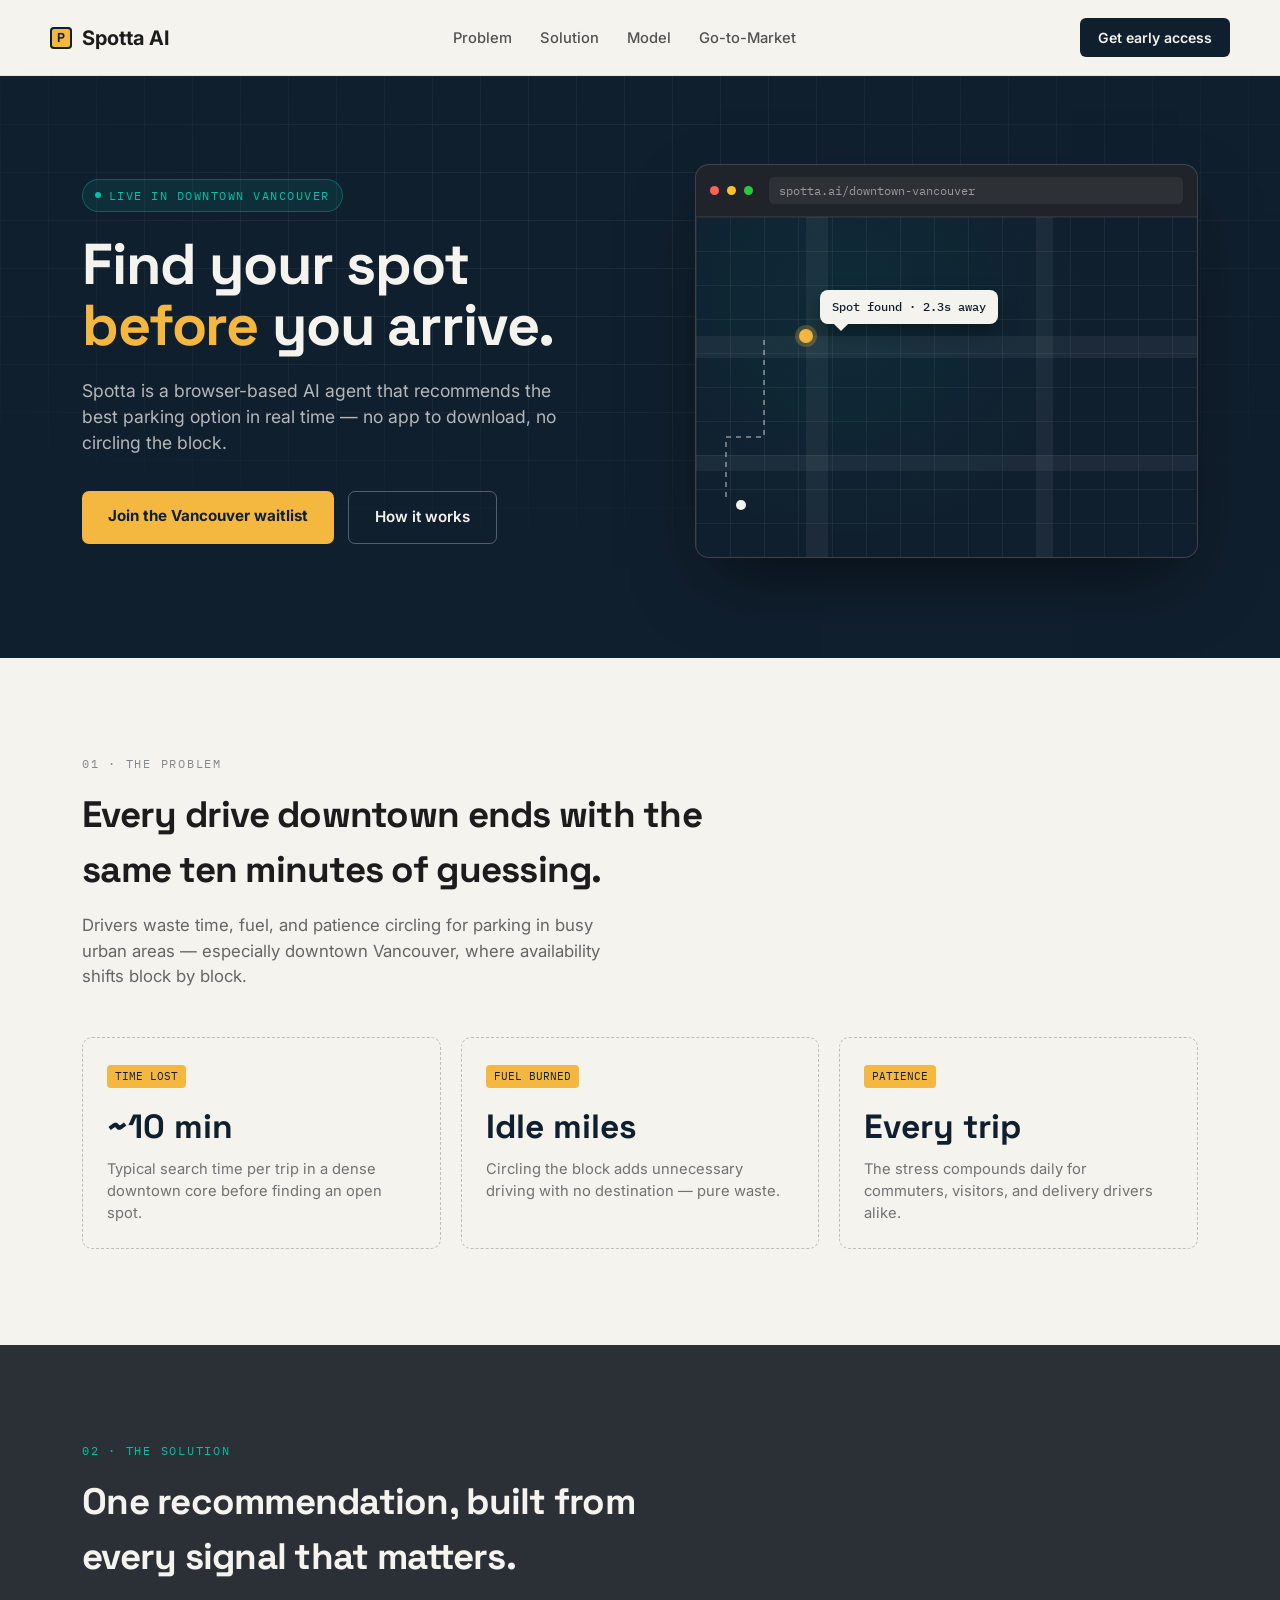
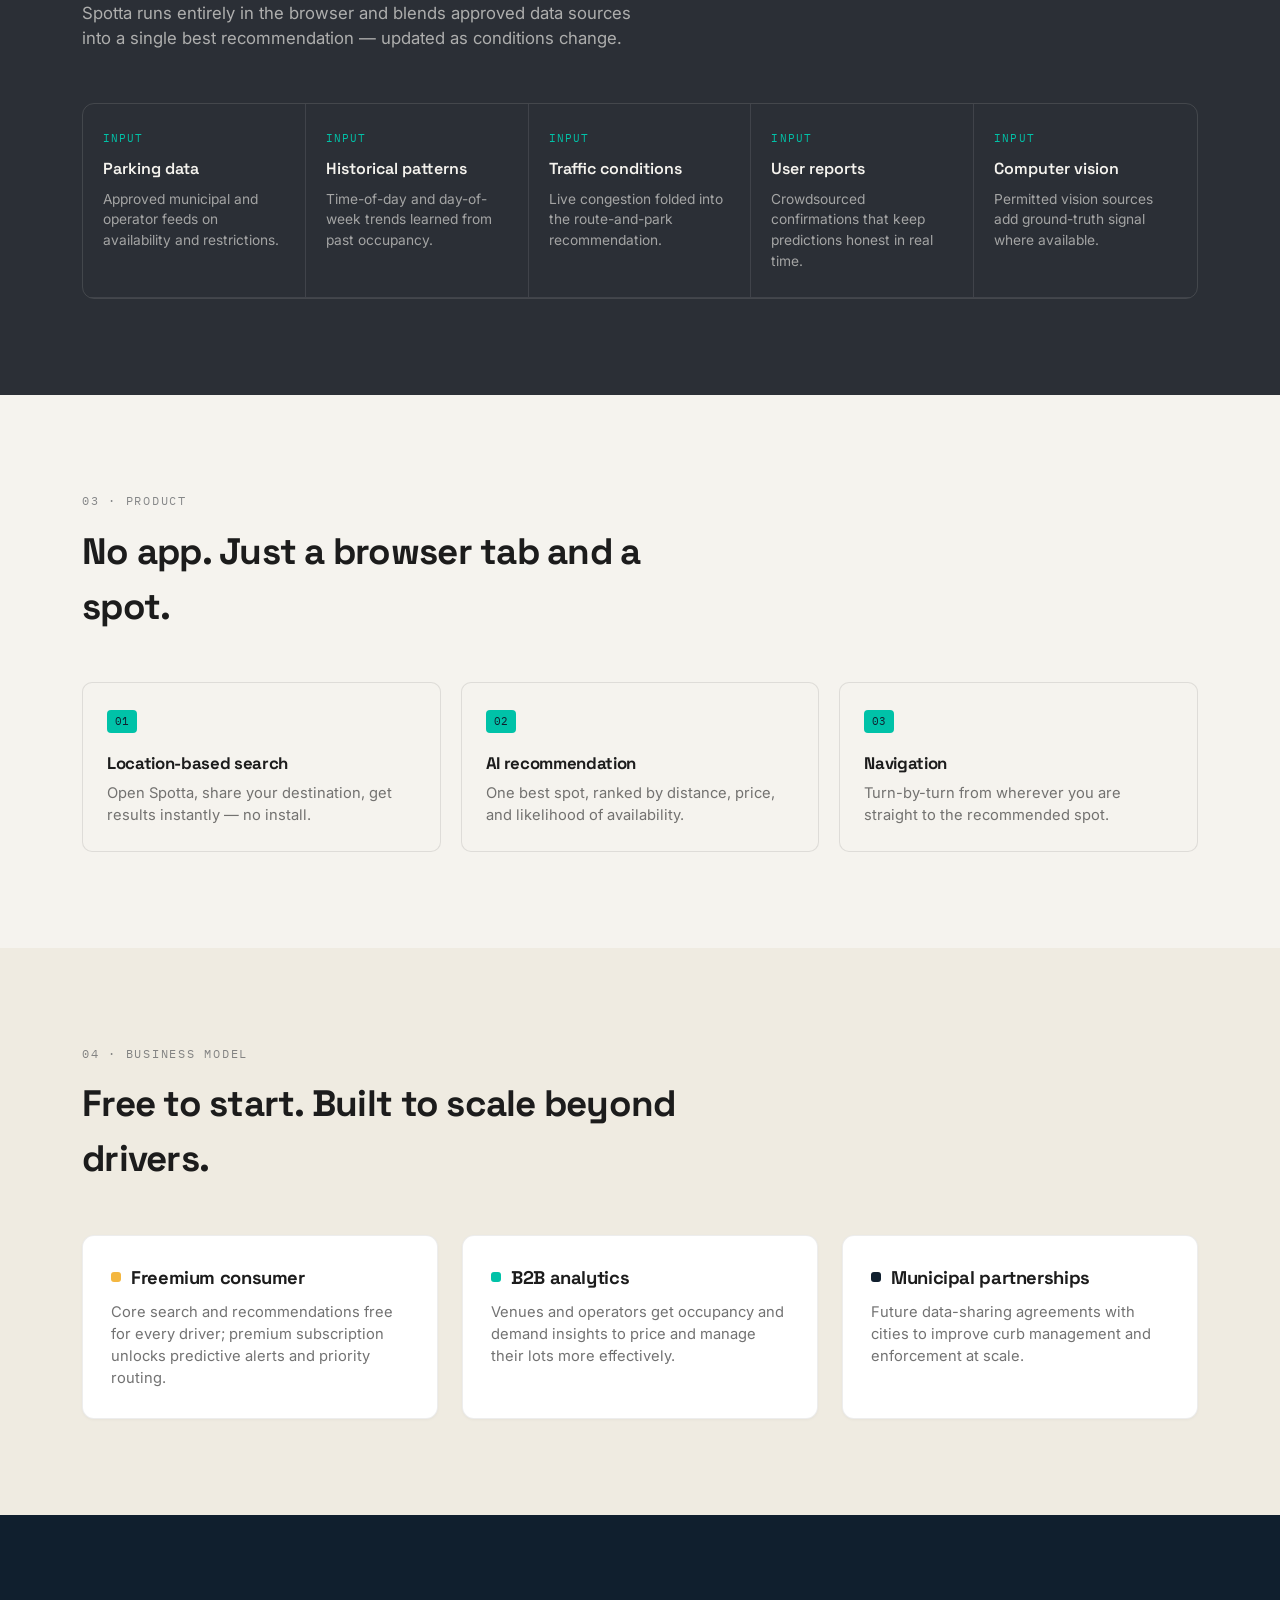
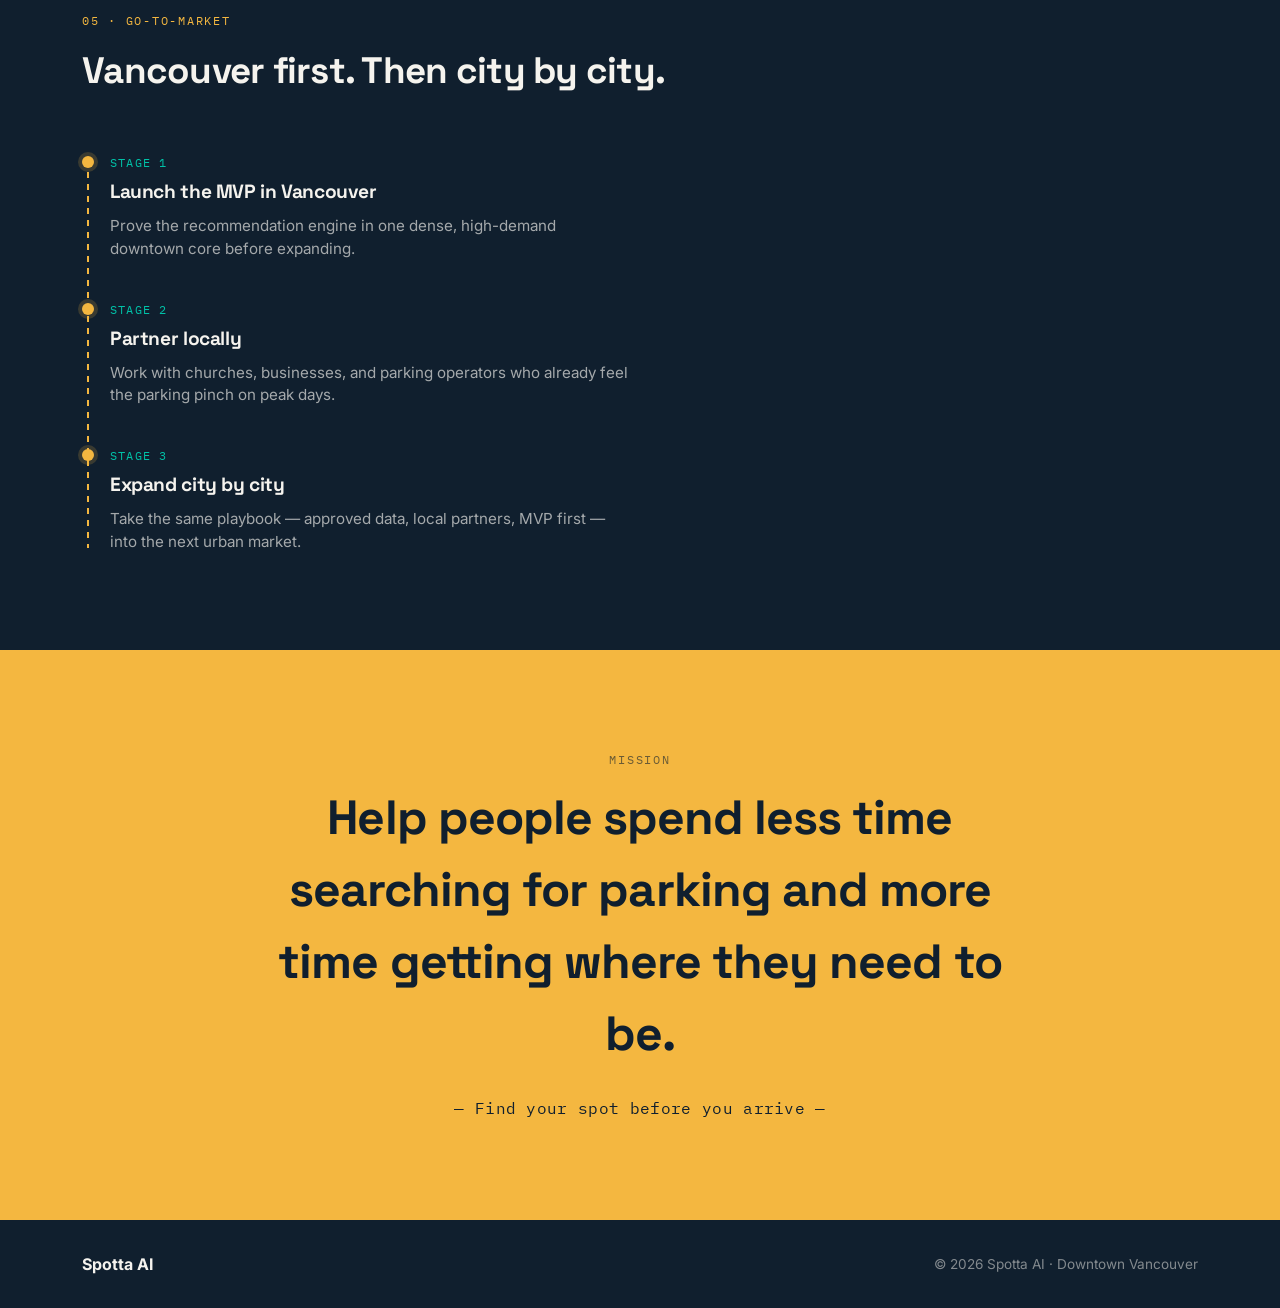
<file: templates/spotta-mockup.html>
<!DOCTYPE html>
<html lang="en">
<head>
<meta charset="UTF-8">
<meta name="viewport" content="width=device-width, initial-scale=1.0">
<title>Spotta AI — Find your spot before you arrive</title>
<link rel="preconnect" href="https://fonts.googleapis.com">
<link href="https://fonts.googleapis.com/css2?family=Space+Grotesk:wght@400;500;600;700&family=Inter:wght@400;500;600&family=IBM+Plex+Mono:wght@400;500&display=swap" rel="stylesheet">
<style>
  :root{
    --ink:#101F2E;
    --asphalt:#2B2F36;
    --signal:#00C2A8;
    --chalk:#F5F3EE;
    --curb:#F4B740;
    --charcoal:#1C1C1C;
    --line: rgba(245,243,238,0.14);
  }
  *{box-sizing:border-box; margin:0; padding:0;}
  html{scroll-behavior:smooth;}
  body{
    background:var(--chalk);
    color:var(--charcoal);
    font-family:'Inter', sans-serif;
    line-height:1.5;
    overflow-x:hidden;
  }
  h1,h2,h3,.display{
    font-family:'Space Grotesk', sans-serif;
    letter-spacing:-0.02em;
  }
  .mono{
    font-family:'IBM Plex Mono', monospace;
    letter-spacing:0.01em;
  }
  a{color:inherit;}
  .wrap{
    max-width:1180px;
    margin:0 auto;
    padding:0 32px;
  }
  @media (max-width:640px){ .wrap{padding:0 20px;} }

  /* NAV */
  nav{
    position:sticky; top:0; z-index:50;
    background:rgba(245,243,238,0.92);
    backdrop-filter:blur(8px);
    border-bottom:1px solid rgba(28,28,28,0.08);
  }
  .navrow{
    display:flex; align-items:center; justify-content:space-between;
    padding:18px 0;
  }
  .logo{
    display:flex; align-items:center; gap:10px;
    font-weight:700; font-size:1.25rem;
  }
  .logo-mark{
    width:22px; height:22px; border-radius:4px;
    background:var(--curb);
    position:relative;
    box-shadow: 0 0 0 2px var(--ink) inset;
  }
  .logo-mark::after{
    content:"P";
    position:absolute; inset:0;
    display:flex; align-items:center; justify-content:center;
    font-family:'Space Grotesk', sans-serif;
    font-weight:700; font-size:13px; color:var(--ink);
  }
  .navlinks{display:flex; gap:28px; font-size:0.92rem; font-weight:500;}
  .navlinks a{text-decoration:none; opacity:0.75; transition:opacity .2s;}
  .navlinks a:hover{opacity:1;}
  .navcta{
    background:var(--ink); color:var(--chalk);
    padding:9px 18px; border-radius:6px;
    font-size:0.88rem; font-weight:600;
    text-decoration:none;
    display:inline-block;
  }
  @media (max-width:760px){ .navlinks{display:none;} }

  /* HERO */
  .hero{
    background:var(--ink);
    color:var(--chalk);
    padding:88px 0 100px;
    position:relative;
    overflow:hidden;
  }
  .hero::before{
    content:"";
    position:absolute; inset:0;
    background-image:
      linear-gradient(rgba(245,243,238,0.05) 1px, transparent 1px),
      linear-gradient(90deg, rgba(245,243,238,0.05) 1px, transparent 1px);
    background-size:48px 48px;
    mask-image: radial-gradient(ellipse 80% 60% at 50% 30%, black 40%, transparent 90%);
  }
  .herogrid{
    position:relative;
    display:grid;
    grid-template-columns:1.05fr 0.95fr;
    gap:56px;
    align-items:center;
  }
  @media (max-width:900px){ .herogrid{grid-template-columns:1fr;} }

  .eyebrow{
    display:inline-flex; align-items:center; gap:8px;
    font-family:'IBM Plex Mono', monospace;
    font-size:0.78rem; text-transform:uppercase; letter-spacing:0.12em;
    color:var(--signal);
    background:rgba(0,194,168,0.1);
    border:1px solid rgba(0,194,168,0.35);
    padding:6px 12px; border-radius:100px;
    margin-bottom:22px;
  }
  .eyebrow .dot{width:6px; height:6px; border-radius:50%; background:var(--signal); animation:pulse-dot 1.6s ease-in-out infinite;}
  @keyframes pulse-dot{ 0%,100%{opacity:1;} 50%{opacity:0.3;} }

  .hero h1{
    font-size:clamp(2.3rem, 4.6vw, 3.6rem);
    font-weight:700;
    line-height:1.06;
    max-width:600px;
  }
  .hero h1 em{
    font-style:normal;
    color:var(--curb);
  }
  .hero p.lede{
    margin-top:22px;
    font-size:1.1rem;
    color:rgba(245,243,238,0.72);
    max-width:480px;
  }
  .herobtns{display:flex; gap:14px; margin-top:34px; flex-wrap:wrap;}
  .btn-primary{
    background:var(--curb); color:var(--ink);
    padding:14px 26px; border-radius:7px;
    font-weight:700; font-size:0.95rem;
    text-decoration:none; display:inline-block;
    transition:transform .15s ease;
  }
  .btn-primary:hover{transform:translateY(-2px);}
  .btn-secondary{
    border:1px solid rgba(245,243,238,0.3);
    color:var(--chalk);
    padding:14px 26px; border-radius:7px;
    font-weight:600; font-size:0.95rem;
    text-decoration:none; display:inline-block;
  }

  /* Browser mockup / radar */
  .mockup{
    background:var(--asphalt);
    border-radius:14px;
    border:1px solid rgba(245,243,238,0.1);
    box-shadow: 0 30px 70px -20px rgba(0,0,0,0.6);
    overflow:hidden;
  }
  .mockup-bar{
    display:flex; align-items:center; gap:8px;
    padding:12px 14px;
    background:rgba(0,0,0,0.25);
    border-bottom:1px solid rgba(245,243,238,0.08);
  }
  .mockup-bar .dot{width:9px; height:9px; border-radius:50%;}
  .mockup-url{
    flex:1; margin-left:8px;
    background:rgba(245,243,238,0.06);
    border-radius:5px;
    padding:5px 10px;
    font-family:'IBM Plex Mono', monospace;
    font-size:0.72rem;
    color:rgba(245,243,238,0.55);
  }
  .mockup-body{
    position:relative;
    height:340px;
    background:
      radial-gradient(circle at 30% 25%, rgba(0,194,168,0.08), transparent 55%),
      var(--ink);
  }
  .grid-lines{
    position:absolute; inset:0;
    background-image:
      linear-gradient(rgba(245,243,238,0.06) 1px, transparent 1px),
      linear-gradient(90deg, rgba(245,243,238,0.06) 1px, transparent 1px);
    background-size:34px 34px;
  }
  .street{
    position:absolute; background:rgba(245,243,238,0.05);
  }
  .street.h1{top:35%; left:0; right:0; height:22px;}
  .street.h2{top:70%; left:0; right:0; height:16px;}
  .street.v1{left:22%; top:0; bottom:0; width:22px;}
  .street.v2{left:68%; top:0; bottom:0; width:16px;}

  .spot-marker{
    position:absolute; top:35%; left:22%;
    transform:translate(-50%,-50%);
  }
  .radar-ring{
    position:absolute; top:50%; left:50%;
    width:16px; height:16px;
    border:2px solid var(--signal);
    border-radius:50%;
    transform:translate(-50%,-50%);
    animation: radar-expand 2.2s ease-out infinite;
    opacity:0;
  }
  .radar-ring.r2{ animation-delay:0.7s; }
  .radar-ring.r3{ animation-delay:1.4s; }
  @keyframes radar-expand{
    0%{ width:16px; height:16px; opacity:0.9; }
    80%{ opacity:0; }
    100%{ width:120px; height:120px; opacity:0; }
  }
  .spot-dot{
    position:relative; z-index:2;
    width:14px; height:14px; border-radius:50%;
    background:var(--curb);
    box-shadow:0 0 0 4px rgba(244,183,64,0.25);
  }
  .callout{
    position:absolute; top:35%; left:22%;
    transform:translate(14px, -46px);
    background:var(--chalk);
    color:var(--ink);
    padding:8px 12px;
    border-radius:8px;
    font-family:'IBM Plex Mono', monospace;
    font-size:0.72rem;
    font-weight:500;
    white-space:nowrap;
    box-shadow:0 8px 20px rgba(0,0,0,0.35);
  }
  .callout::after{
    content:"";
    position:absolute; bottom:-5px; left:16px;
    width:10px; height:10px;
    background:var(--chalk);
    transform:rotate(45deg);
  }
  .car-dot{
    position:absolute; bottom:14%; left:8%;
    width:10px; height:10px; border-radius:50%;
    background:var(--chalk);
  }
  .route-path{
    position:absolute;
    stroke:rgba(245,243,238,0.4);
    stroke-width:2;
    stroke-dasharray:5 5;
    fill:none;
  }

  /* SECTION HEADERS */
  .section{ padding:96px 0; }
  .section-tight{ padding:72px 0; }
  .kicker{
    font-family:'IBM Plex Mono', monospace;
    font-size:0.78rem; text-transform:uppercase; letter-spacing:0.14em;
    color:var(--asphalt);
    opacity:0.55;
    margin-bottom:14px;
  }
  .section h2{
    font-size:clamp(1.7rem, 3vw, 2.3rem);
    font-weight:700;
    max-width:640px;
  }
  .section p.intro{
    margin-top:16px;
    font-size:1.05rem;
    color:rgba(28,28,28,0.66);
    max-width:560px;
  }

  /* PROBLEM — parking ticket styled cards */
  .ticket-row{
    margin-top:48px;
    display:grid;
    grid-template-columns:repeat(3, 1fr);
    gap:20px;
  }
  @media (max-width:820px){ .ticket-row{grid-template-columns:1fr;} }
  .ticket{
    background:var(--chalk);
    border:1.5px dashed rgba(28,28,28,0.25);
    border-radius:10px;
    padding:24px;
    position:relative;
  }
  .ticket .tag{
    font-family:'IBM Plex Mono', monospace;
    font-size:0.7rem;
    color:var(--ink);
    background:var(--curb);
    display:inline-block;
    padding:3px 8px;
    border-radius:4px;
    margin-bottom:14px;
  }
  .ticket .figure{
    font-family:'Space Grotesk', sans-serif;
    font-size:2.1rem;
    font-weight:700;
    color:var(--ink);
  }
  .ticket .figcap{
    margin-top:6px;
    font-size:0.92rem;
    color:rgba(28,28,28,0.6);
  }

  /* SOLUTION — dashboard readout */
  .solution{ background:var(--asphalt); color:var(--chalk); }
  .solution .kicker{ color:var(--signal); opacity:1; }
  .readout{
    margin-top:52px;
    display:grid;
    grid-template-columns:repeat(5, 1fr);
    border:1px solid rgba(245,243,238,0.12);
    border-radius:12px;
    overflow:hidden;
  }
  @media (max-width:900px){ .readout{grid-template-columns:repeat(2,1fr);} }
  @media (max-width:520px){ .readout{grid-template-columns:1fr;} }
  .readout-cell{
    padding:26px 20px;
    border-right:1px solid rgba(245,243,238,0.1);
    border-bottom:1px solid rgba(245,243,238,0.1);
  }
  .readout-cell:last-child{border-right:none;}
  .readout-cell .mono{
    font-size:0.7rem; text-transform:uppercase; letter-spacing:0.1em;
    color:var(--signal);
    display:block; margin-bottom:10px;
  }
  .readout-cell .label{
    font-family:'Space Grotesk', sans-serif;
    font-weight:600; font-size:1rem;
  }
  .readout-cell p{
    margin-top:8px;
    font-size:0.86rem;
    color:rgba(245,243,238,0.6);
  }

  /* BUSINESS MODEL */
  .model-row{
    margin-top:48px;
    display:grid;
    grid-template-columns:repeat(3,1fr);
    gap:24px;
  }
  @media (max-width:820px){ .model-row{grid-template-columns:1fr;} }
  .model-card{
    background:#fff;
    border:1px solid rgba(28,28,28,0.08);
    border-radius:12px;
    padding:28px;
    box-shadow:0 1px 3px rgba(0,0,0,0.04);
  }
  .model-card h3{
    font-size:1.15rem;
    display:flex; align-items:center; gap:10px;
  }
  .model-card .swatch{
    width:10px; height:10px; border-radius:3px;
  }
  .model-card p{
    margin-top:10px;
    font-size:0.92rem;
    color:rgba(28,28,28,0.62);
  }

  /* GO TO MARKET — route path */
  .gtm{ background:var(--ink); color:var(--chalk); }
  .gtm .kicker{ color:var(--curb); opacity:1; }
  .route{
    margin-top:56px;
    position:relative;
    padding-left:28px;
  }
  .route::before{
    content:"";
    position:absolute; left:5px; top:6px; bottom:6px;
    width:2px;
    background:repeating-linear-gradient(to bottom, var(--curb) 0 6px, transparent 6px 12px);
  }
  .stop{
    position:relative;
    padding-bottom:40px;
  }
  .stop:last-child{ padding-bottom:0; }
  .stop::before{
    content:"";
    position:absolute; left:-28px; top:2px;
    width:12px; height:12px;
    border-radius:50%;
    background:var(--curb);
    box-shadow:0 0 0 4px rgba(244,183,64,0.18);
  }
  .stop .stage{
    font-family:'IBM Plex Mono', monospace;
    font-size:0.75rem;
    color:var(--signal);
    text-transform:uppercase;
    letter-spacing:0.1em;
  }
  .stop h3{
    margin-top:6px;
    font-size:1.2rem;
  }
  .stop p{
    margin-top:8px;
    font-size:0.95rem;
    color:rgba(245,243,238,0.65);
    max-width:520px;
  }

  /* VISION / FOOTER */
  .vision{
    background:var(--curb);
    color:var(--ink);
    padding:100px 0;
    text-align:center;
  }
  .vision .kicker{ color:var(--ink); opacity:0.6; text-align:center; }
  .vision h2{
    margin:0 auto;
    font-size:clamp(2rem, 4.5vw, 3rem);
    max-width:760px;
    font-weight:700;
  }
  .vision .tagline{
    margin-top:26px;
    font-family:'IBM Plex Mono', monospace;
    font-size:1rem;
    letter-spacing:0.02em;
  }
  .vision .tagline::before,
  .vision .tagline::after{ content:"— "; }
  .vision .tagline::after{ content:" —"; }

  footer{
    background:var(--ink);
    color:rgba(245,243,238,0.5);
    padding:32px 0;
    font-size:0.85rem;
    display:flex; justify-content:space-between; align-items:center;
  }
  footer .logo{ color:var(--chalk); font-size:1rem; }
  @media (max-width:600px){ footer{flex-direction:column; gap:10px; text-align:center;} }

  @media (prefers-reduced-motion: reduce){
    .radar-ring, .eyebrow .dot{ animation:none !important; }
  }
</style>
</head>
<body>

<nav>
  <div class="wrap navrow">
    <div class="logo"><span class="logo-mark"></span>Spotta AI</div>
    <div class="navlinks">
      <a href="#problem">Problem</a>
      <a href="#solution">Solution</a>
      <a href="#model">Model</a>
      <a href="#gtm">Go-to-Market</a>
    </div>
    <a href="#vision" class="navcta">Get early access</a>
  </div>
</nav>

<section class="hero">
  <div class="wrap herogrid">
    <div>
      <div class="eyebrow"><span class="dot"></span>Live in Downtown Vancouver</div>
      <h1>Find your spot <em>before</em> you arrive.</h1>
      <p class="lede">Spotta is a browser-based AI agent that recommends the best parking option in real time — no app to download, no circling the block.</p>
      <div class="herobtns">
        <a href="#gtm" class="btn-primary">Join the Vancouver waitlist</a>
        <a href="#solution" class="btn-secondary">How it works</a>
      </div>
    </div>

    <div class="mockup">
      <div class="mockup-bar">
        <span class="dot" style="background:#FF6159"></span>
        <span class="dot" style="background:#FFC02E"></span>
        <span class="dot" style="background:#28C93F"></span>
        <div class="mockup-url">spotta.ai/downtown-vancouver</div>
      </div>
      <div class="mockup-body">
        <div class="grid-lines"></div>
        <div class="street h1"></div>
        <div class="street h2"></div>
        <div class="street v1"></div>
        <div class="street v2"></div>
        <svg class="route-path" width="100%" height="100%" style="position:absolute; inset:0;">
          <path d="M 30 280 L 30 220 L 68 220 L 68 119" />
        </svg>
        <div class="car-dot"></div>
        <div class="spot-marker">
          <div class="radar-ring r1"></div>
          <div class="radar-ring r2"></div>
          <div class="radar-ring r3"></div>
          <div class="spot-dot"></div>
        </div>
        <div class="callout">Spot found · 2.3s away</div>
      </div>
    </div>
  </div>
</section>

<section class="section" id="problem">
  <div class="wrap">
    <div class="kicker">01 · The problem</div>
    <h2>Every drive downtown ends with the same ten minutes of guessing.</h2>
    <p class="intro">Drivers waste time, fuel, and patience circling for parking in busy urban areas — especially downtown Vancouver, where availability shifts block by block.</p>
    <div class="ticket-row">
      <div class="ticket">
        <span class="tag">TIME LOST</span>
        <div class="figure">~10 min</div>
        <div class="figcap">Typical search time per trip in a dense downtown core before finding an open spot.</div>
      </div>
      <div class="ticket">
        <span class="tag">FUEL BURNED</span>
        <div class="figure">Idle miles</div>
        <div class="figcap">Circling the block adds unnecessary driving with no destination — pure waste.</div>
      </div>
      <div class="ticket">
        <span class="tag">PATIENCE</span>
        <div class="figure">Every trip</div>
        <div class="figcap">The stress compounds daily for commuters, visitors, and delivery drivers alike.</div>
      </div>
    </div>
  </div>
</section>

<section class="section solution" id="solution">
  <div class="wrap">
    <div class="kicker">02 · The solution</div>
    <h2>One recommendation, built from every signal that matters.</h2>
    <p class="intro" style="color:rgba(245,243,238,0.65);">Spotta runs entirely in the browser and blends approved data sources into a single best recommendation — updated as conditions change.</p>
    <div class="readout">
      <div class="readout-cell">
        <span class="mono">Input</span>
        <div class="label">Parking data</div>
        <p>Approved municipal and operator feeds on availability and restrictions.</p>
      </div>
      <div class="readout-cell">
        <span class="mono">Input</span>
        <div class="label">Historical patterns</div>
        <p>Time-of-day and day-of-week trends learned from past occupancy.</p>
      </div>
      <div class="readout-cell">
        <span class="mono">Input</span>
        <div class="label">Traffic conditions</div>
        <p>Live congestion folded into the route-and-park recommendation.</p>
      </div>
      <div class="readout-cell">
        <span class="mono">Input</span>
        <div class="label">User reports</div>
        <p>Crowdsourced confirmations that keep predictions honest in real time.</p>
      </div>
      <div class="readout-cell">
        <span class="mono">Input</span>
        <div class="label">Computer vision</div>
        <p>Permitted vision sources add ground-truth signal where available.</p>
      </div>
    </div>
  </div>
</section>

<section class="section">
  <div class="wrap">
    <div class="kicker">03 · Product</div>
    <h2>No app. Just a browser tab and a spot.</h2>
    <div class="ticket-row" style="grid-template-columns:repeat(3,1fr);">
      <div class="ticket" style="border-style:solid; border-color:rgba(28,28,28,0.1);">
        <span class="tag" style="background:var(--signal); color:var(--ink);">01</span>
        <h3 style="font-size:1.05rem; margin-top:4px;">Location-based search</h3>
        <div class="figcap">Open Spotta, share your destination, get results instantly — no install.</div>
      </div>
      <div class="ticket" style="border-style:solid; border-color:rgba(28,28,28,0.1);">
        <span class="tag" style="background:var(--signal); color:var(--ink);">02</span>
        <h3 style="font-size:1.05rem; margin-top:4px;">AI recommendation</h3>
        <div class="figcap">One best spot, ranked by distance, price, and likelihood of availability.</div>
      </div>
      <div class="ticket" style="border-style:solid; border-color:rgba(28,28,28,0.1);">
        <span class="tag" style="background:var(--signal); color:var(--ink);">03</span>
        <h3 style="font-size:1.05rem; margin-top:4px;">Navigation</h3>
        <div class="figcap">Turn-by-turn from wherever you are straight to the recommended spot.</div>
      </div>
    </div>
  </div>
</section>

<section class="section" id="model" style="background:#EFEBE1;">
  <div class="wrap">
    <div class="kicker">04 · Business model</div>
    <h2>Free to start. Built to scale beyond drivers.</h2>
    <div class="model-row">
      <div class="model-card">
        <h3><span class="swatch" style="background:var(--curb);"></span>Freemium consumer</h3>
        <p>Core search and recommendations free for every driver; premium subscription unlocks predictive alerts and priority routing.</p>
      </div>
      <div class="model-card">
        <h3><span class="swatch" style="background:var(--signal);"></span>B2B analytics</h3>
        <p>Venues and operators get occupancy and demand insights to price and manage their lots more effectively.</p>
      </div>
      <div class="model-card">
        <h3><span class="swatch" style="background:var(--ink);"></span>Municipal partnerships</h3>
        <p>Future data-sharing agreements with cities to improve curb management and enforcement at scale.</p>
      </div>
    </div>
  </div>
</section>

<section class="section gtm" id="gtm">
  <div class="wrap">
    <div class="kicker">05 · Go-to-market</div>
    <h2 style="color:var(--chalk);">Vancouver first. Then city by city.</h2>
    <div class="route">
      <div class="stop">
        <div class="stage">Stage 1</div>
        <h3>Launch the MVP in Vancouver</h3>
        <p>Prove the recommendation engine in one dense, high-demand downtown core before expanding.</p>
      </div>
      <div class="stop">
        <div class="stage">Stage 2</div>
        <h3>Partner locally</h3>
        <p>Work with churches, businesses, and parking operators who already feel the parking pinch on peak days.</p>
      </div>
      <div class="stop">
        <div class="stage">Stage 3</div>
        <h3>Expand city by city</h3>
        <p>Take the same playbook — approved data, local partners, MVP first — into the next urban market.</p>
      </div>
    </div>
  </div>
</section>

<section class="vision" id="vision">
  <div class="wrap">
    <div class="kicker">Mission</div>
    <h2>Help people spend less time searching for parking and more time getting where they need to be.</h2>
    <div class="tagline">Find your spot before you arrive</div>
  </div>
</section>

<footer>
  <div class="wrap" style="display:flex; justify-content:space-between; align-items:center; width:100%;">
    <div class="logo">Spotta AI</div>
    <div>© 2026 Spotta AI · Downtown Vancouver</div>
  </div>
</footer>

</body>
</html>
</file>
